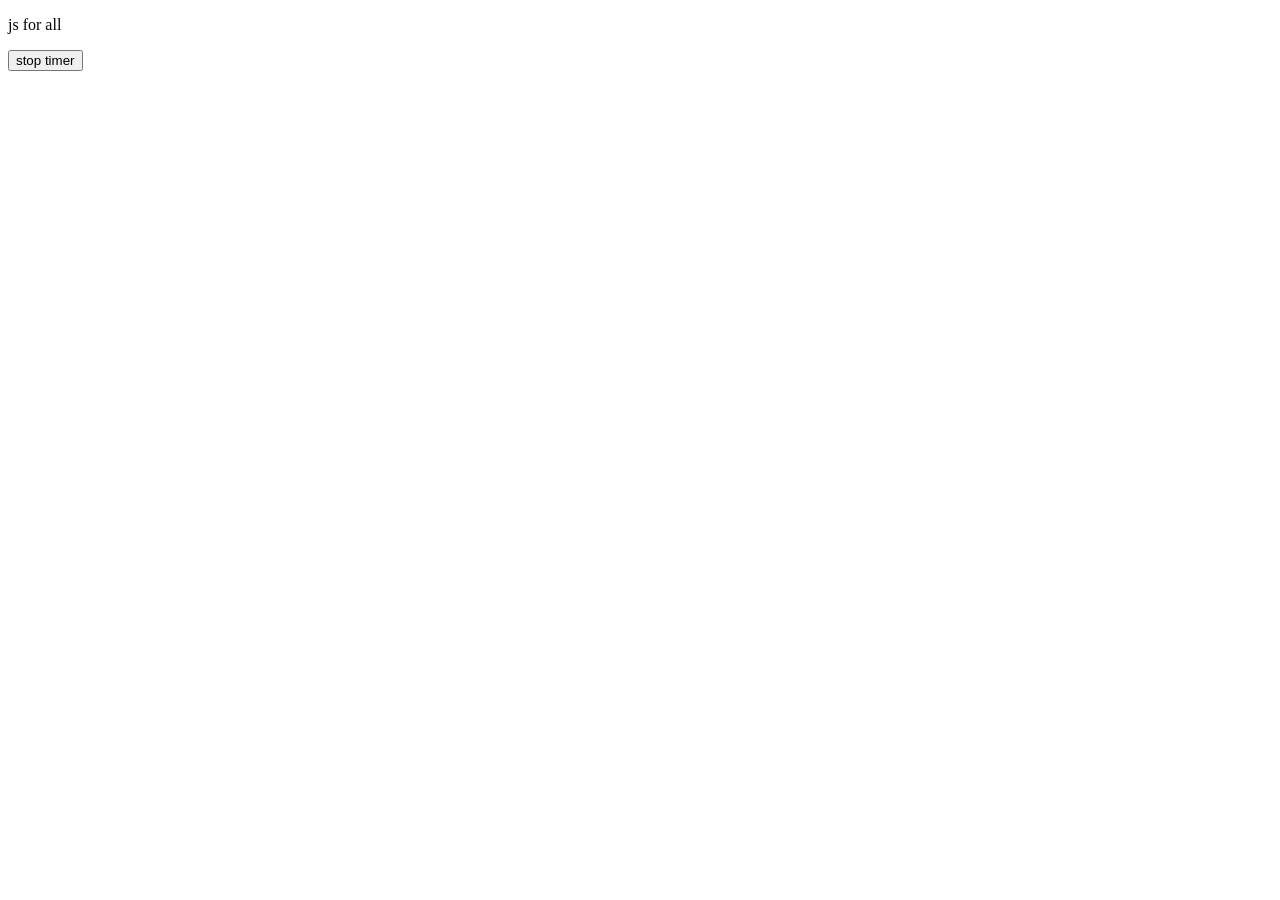
<file: index.html>
<!DOCTYPE html>
<html lang="en">
  <head>
    <meta charset="UTF-8" />
    <meta name="viewport" content="width=device-width, initial-scale=1.0" />
    <title>Document</title>
  </head>
  <body>
    <p>js for all</p>

    <button type="button" id="btn">stop timer</button>

    <script src="script.js"></script>
  </body>
</html>
</file>
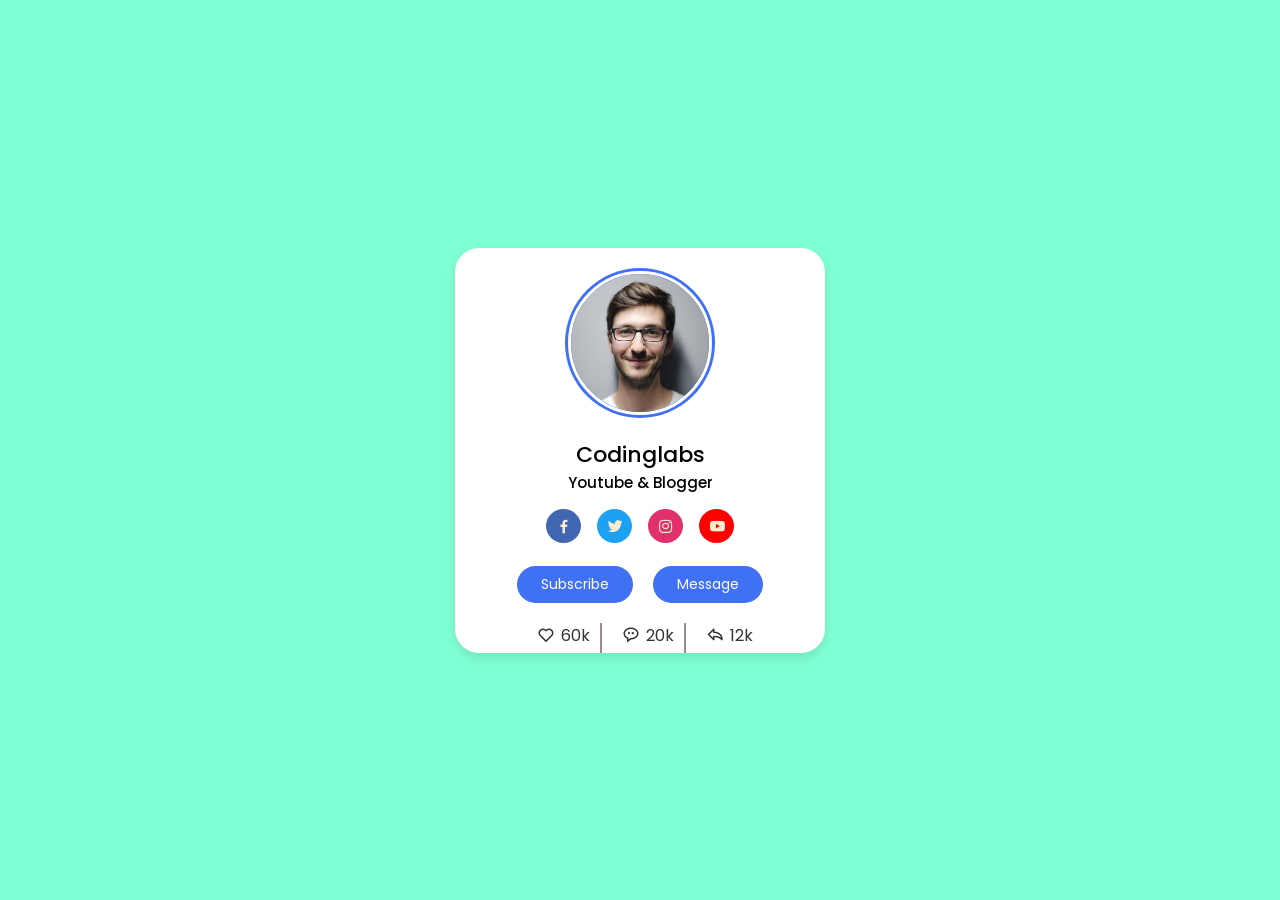
<file: project/html and css/profile card/index.html>
<!DOCTYPE html>
<html lang="en">
  <head>
    <meta charset="UTF-8" />
    <meta name="viewport" content="width=device-width, initial-scale=1.0" />
    <link rel="stylesheet" href="style.css" />
    <link
      href="https://unpkg.com/boxicons@2.1.4/css/boxicons.min.css"
      rel="stylesheet"
    />
    <title>profile card</title>
  </head>
  <body>
    <div class="profile_card">
      <div class="image">
        <img
          src="profile-card-img.jpg"
          alt="image of a man with glasse"
          class="profile-img"
        />
      </div>
      <div class="text-data">
        <span class="name">Codinglabs</span>
        <span class="job">Youtube & Blogger</span>
      </div>
      <div class="media-button">
        <a href="#" class="link" style="background-color: #4267b2"
          ><i class="bx bxl-facebook"></i
        ></a>
        <a href="#" class="link" style="background-color: #1da1f2"
          ><i class="bx bxl-twitter"></i
        ></a>
        <a href="#" class="link" style="background-color: #e1306c"
          ><i class="bx bxl-instagram"></i
        ></a>
        <a href="#" class="link" style="background-color: #ff0000"
          ><i class="bx bxl-youtube"></i
        ></a>
      </div>
      <div class="buttons">
        <button class="button">Subscribe</button>
        <button class="button">Message</button>
      </div>
      <div class="analytics">
        <div class="data">
          <i class="bx bx-heart"></i>
          <span class="number">60k</span>
        </div>
        <div class="data">
          <i class="bx bx-message-rounded-dots"></i>
          <span class="number">20k</span>
        </div>
        <div class="data">
          <i class="bx bx-share"></i>
          <span class="number">12k</span>
        </div>
      </div>
    </div>
  </body>
</html>
</file>
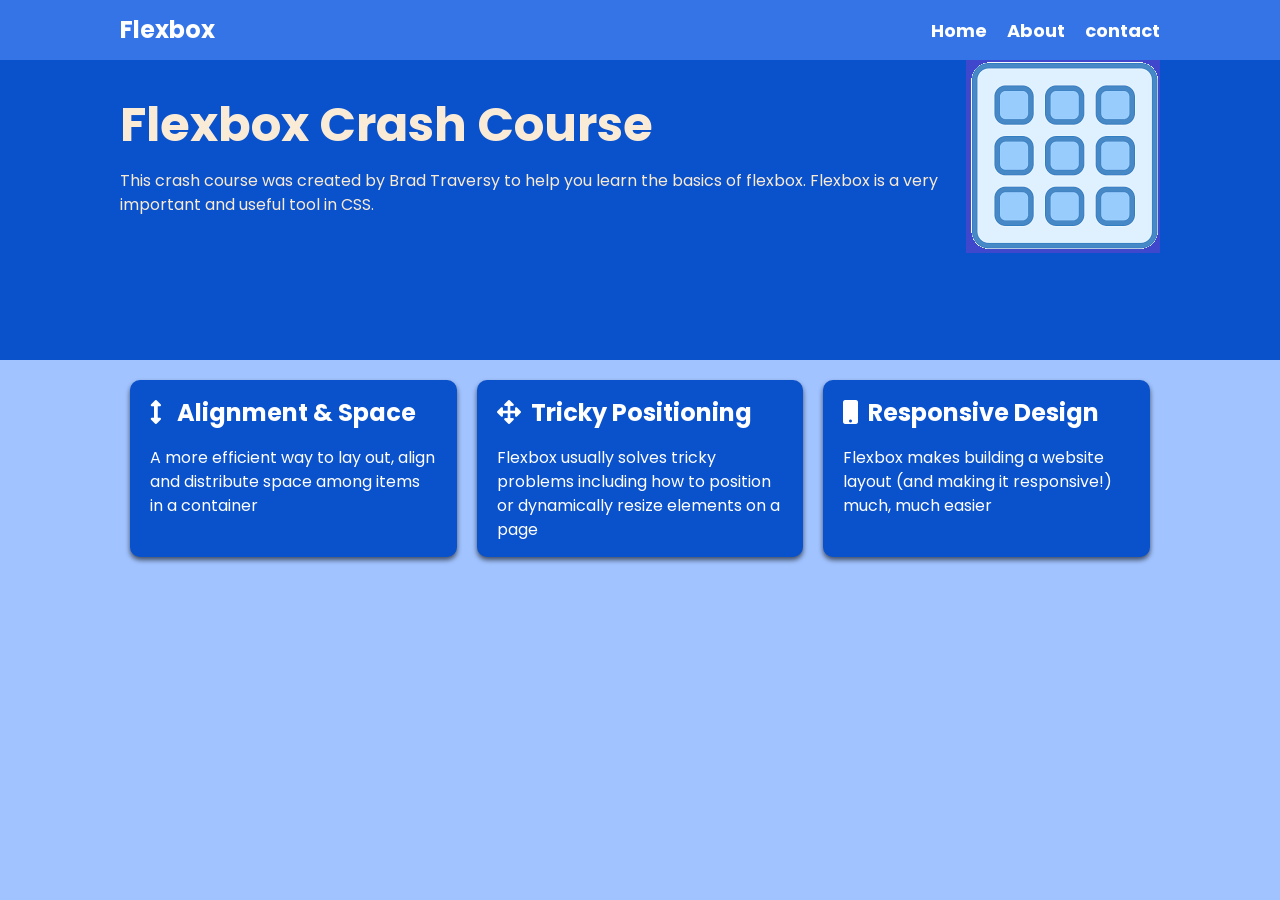
<file: CareerEx/practice/css flex and grid/flex/flex 1/index.html>
<!DOCTYPE html>
<html lang="en">
  <head>
    <meta charset="UTF-8" />
    <meta name="viewport" content="width=device-width, initial-scale=1.0" />
    <title>flexbox1</title>
    <link
      rel="stylesheet"
      href="https://pro.fontawesome.com/releases/v5.10.0/css/all.css"
      integrity="sha384-AYmEC3Yw5cVb3ZcuHtOA93w35dYTsvhLPVnYs9eStHfGJvOvKxVfELGroGkvsg+p"
      crossorigin="anonymous"
    />

    <link rel="stylesheet" href="style.css" />
  </head>
  <body>
    <nav class="navbar">
      <div class="container">
        <div class="logo">Flexbox</div>
        <ul>
          <li><a href="#">Home</a></li>
          <li><a href="#">About</a></li>
          <li><a href="#">contact</a></li>
        </ul>
      </div>
    </nav>
    <header class="header">
      <div class="container">
        <div>
          <h1>Flexbox Crash Course</h1>
          <p>
            This crash course was created by Brad Traversy to help you learn the
            basics of flexbox. Flexbox is a very important and useful tool in
            CSS.
          </p>
        </div>
        <img src="svg.png" alt="image with grid" />
      </div>
    </header>
    <section class="boxes">
      <div class="container">
        <div class="box">
          <h2><i class="fas fa-arrows-alt-v"></i> Alignment & Space</h2>
          <p>
            A more efficient way to lay out, align and distribute space among
            items in a container
          </p>
        </div>

        <div class="box">
          <h2><i class="fas fa-arrows-alt"></i>Tricky Positioning</h2>
          <p>
            Flexbox usually solves tricky problems including how to position or
            dynamically resize elements on a page
          </p>
        </div>

        <div class="box">
          <h2><i class="fas fa-mobile"></i>Responsive Design</h2>
          <p>
            Flexbox makes building a website layout (and making it responsive!)
            much, much easier
          </p>
        </div>
      </div>
    </section>
  </body>
</html>
</file>
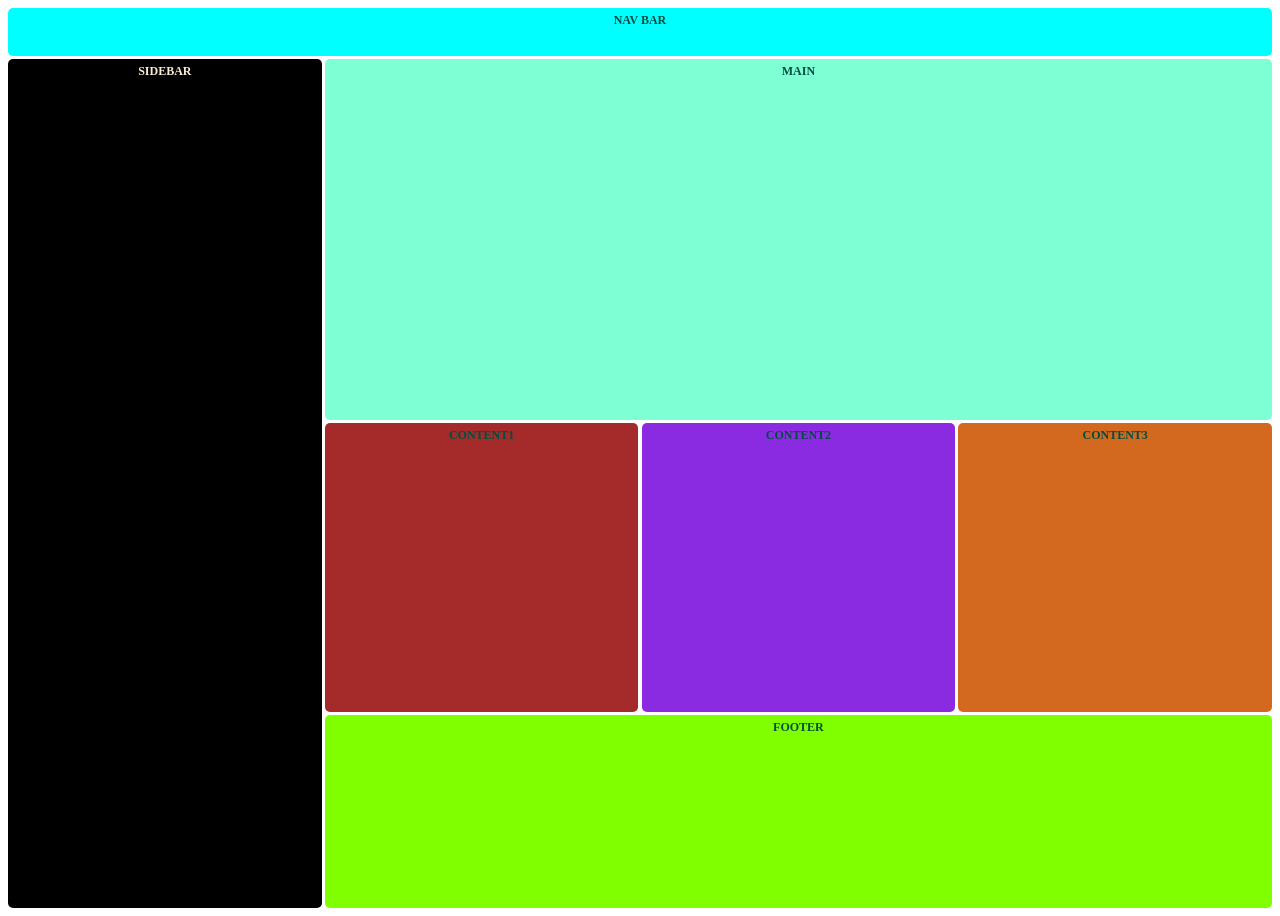
<file: CareerEx/practice/css flex and grid/grid/grid 1/index.html>
<!DOCTYPE html>
<html lang="en">
  <head>
    <meta charset="UTF-8" />
    <meta name="viewport" content="width=device-width, initial-scale=1.0" />
    <title>Document</title>

    <link rel="stylesheet" href="style.css" />
  </head>
  <body>
    <div class="contnr">
      <nav>Nav bar</nav>
      <main>Main</main>
      <div id="sidebar">sidebar</div>
      <div id="content1">content1</div>
      <div id="content2">content2</div>
      <div id="content3">content3</div>
      <footer>footer</footer>
    </div>
  </body>
</html>
</file>
<file: project/html and css/profile card/style.css>
@import url("https://fonts.googleapis.com/css2?family=Poppins:ital,wght@0,100;0,200;0,300;0,400;0,500;0,600;0,700;0,800;0,900;1,100;1,200;1,300;1,400;1,500;1,600;1,700;1,800;1,900&display=swap");
* {
  box-sizing: border-box;
  margin: 0px;
  padding: 0px;
  font-family: "Poppins", sans-serif;
}

body {
  height: 100vh;
  display: flex;
  justify-content: center;
  align-items: center;
  background-color: aquamarine;
}
.image {
  margin: 20px;
  position: relative;
  height: 150px;
  width: 150px;
  border-radius: 50%;
  background-color: #4070f4;
  padding: 3px;
}

.image .profile-img {
  height: 100%;
  width: 100%;
  object-fit: cover;
  border-radius: 50%;
  border: 3px solid #fff;
}

.profile_card {
  display: flex;
  flex-direction: column;
  align-items: center;
  max-width: 370px;
  width: 100%;
  background: #fff;
  border-radius: 24px;
  box-shadow: 0 5px 10px rgba(0, 0, 0, 0.1);
}
.profile_card .text-data {
  display: flex;
  flex-direction: column;
  align-items: center;
}
.text-data .name {
  font-size: 22px;
  font-weight: 500;
}

.text-data .job {
  font-size: 15px;
  font-weight: 500;
}
.profile_card .media-button {
  display: flex;
  align-items: center;
  margin-top: 15px;
}

.media-button .link {
  display: flex;
  align-items: center;
  justify-content: center;
  border-radius: 50%;
  font-size: 18px;
  color: blanchedalmond;
  height: 34px;
  width: 35px;
  margin: 0 8px;
  text-decoration: none;
  background-color: blue;
}

.profile_card .buttons {
  display: flex;
  align-items: center;
  margin-top: 23px;
}

.buttons .button {
  color: #fff;
  font-size: 14px;
  border: none;
  border-radius: 24px;
  margin: 0 10px;
  padding: 8px 24px;
  background-color: #4070f4;
  cursor: pointer;
  transition: all 0.3s ease;
}

.buttons .button:hover {
  background-color: #0e4bf1;
}

.profile_card .analytics {
  display: flex;
  align-items: center;
  margin-top: 20px;
}

.analytics .data {
  display: flex;
  align-items: center;
  color: #333;
  padding: 0 10px 5px 20px;
  border-right: 2px solid #9b8d8d;
}

.data i {
  font-size: 18px;
  margin-right: 6px;
}
.data:last-child {
  border-right: none;
}
</file>
<file: CareerEx/practice/css flex and grid/flex/flex 1/style.css>
@import url("https://fonts.googleapis.com/css2?family=Poppins:wght@400;700&display=swap");
* {
  box-sizing: border-box;
  margin: 0;
  padding: 0;
}
body {
  font-family: "Poppins", sans-serif;
  font-size: 16px;
  line-height: 1.5;
  color: #333;
  background: #a1c3ff;
}

img {
  max-width: 100%;
}

h1,
h2 {
  margin-bottom: 15px;
}
.container {
  max-width: 1100px;
  margin: 0 auto;
  padding: 0 30px;
}
.navbar {
  background: #3474e6;
  color: white;
  height: 60px;
}

ul {
  list-style: none;
}

.navbar .logo {
  font-size: x-large;
  font-weight: bold;
}
.navbar a {
  color: white;
  text-decoration: none;
  font-size: 18px;
  font-weight: bold;
}
.navbar .container {
  display: flex;
  justify-content: space-between;
  align-items: center;
  height: 100%;
}

.navbar ul {
  display: flex;
}

.navbar ul li {
  margin-left: 20px;
}

.navbar a:hover {
  color: lightblue;
}
.header {
  background-color: #0a51cc;
  color: antiquewhite;
  min-height: 300px;
}
.header h1 {
  font-size: 3rem;
  font-size: bold;
  line-height: 1.2;
}
.header img {
  max-width: 400px;
}
.header .container {
  display: flex;
  align-items: center;
  justify-content: space-between;
  height: 100%;
}

.boxes .container {
  display: flex;
}
.box {
  flex: 1;
  background-color: #0a51cc;
  color: white;
  border-radius: 10px;
  margin: 20px 10px;
  box-shadow: 0 3px 5px rgba(0, 0, 0, 0.6);
  padding: 15px 20px;
}
.box i {
  margin-right: 10px;
}

@media (max-width: 768px) {
  .header .container {
    flex-direction: column;
    padding-top: 20px;
    text-align: center;
  }

  .boxes .container {
    display: block;
    text-align: center;
  }
}
</file>
<file: CareerEx/practice/css flex and grid/grid/grid 1/style.css>
.contnr {
  display: grid;
  height: 100vh;
  grid-template-columns: 1fr 1fr 1fr 1fr;
  grid-template-rows: 0.2fr 1.5fr 1.2fr 0.8fr;
  grid-template-areas:
    "nav nav nav nav"
    "sidebar main main main"
    "sidebar content1 content2 content3"
    "sidebar footer footer footer";
  gap: 0.2rem;
  font-family: Georgia, "Times New Roman", Times, serif;
  font-weight: 800;
  text-transform: uppercase;
  font-size: 12px;
  color: #004d40;
  text-align: center;
}
:root {
  --main-radius: 5px;
  --main-padding: 5px;
}
nav {
  background-color: aqua;
  grid-area: nav;
  border-radius: var(--main-radius);
  padding-top: var(--main-padding);
}
main {
  background-color: aquamarine;
  grid-area: main;
  border-radius: var(--main-radius);
  padding-top: var(--main-padding);
}
#sidebar {
  background-color: black;
  grid-area: sidebar;
  color: antiquewhite;
  border-radius: var(--main-radius);
  padding-top: var(--main-padding);
}
#content1 {
  background-color: brown;
  grid-area: content1;
  border-radius: var(--main-radius);
  padding-top: var(--main-padding);
}
#content2 {
  background-color: blueviolet;
  grid-area: content2;
  border-radius: var(--main-radius);
  padding-top: var(--main-padding);
}
#content3 {
  background-color: chocolate;
  grid-area: content3;
  border-radius: var(--main-radius);
  padding-top: var(--main-padding);
}
footer {
  background-color: chartreuse;
  grid-area: footer;
  border-radius: var(--main-radius);
  padding-top: var(--main-padding);
}
@media (max-width: 550px) {
  .contnr {
    grid-template-columns: 1fr;
    grid-template-rows: 0.4fr 0.4fr 2.2fr 1.2fr 1.2fr 1fr;
    grid-template-areas:
      "nav"
      "sidebar"
      "main"
      "content1"
      "content2"
      "content3"
      "footer";
  }
}
</file>
